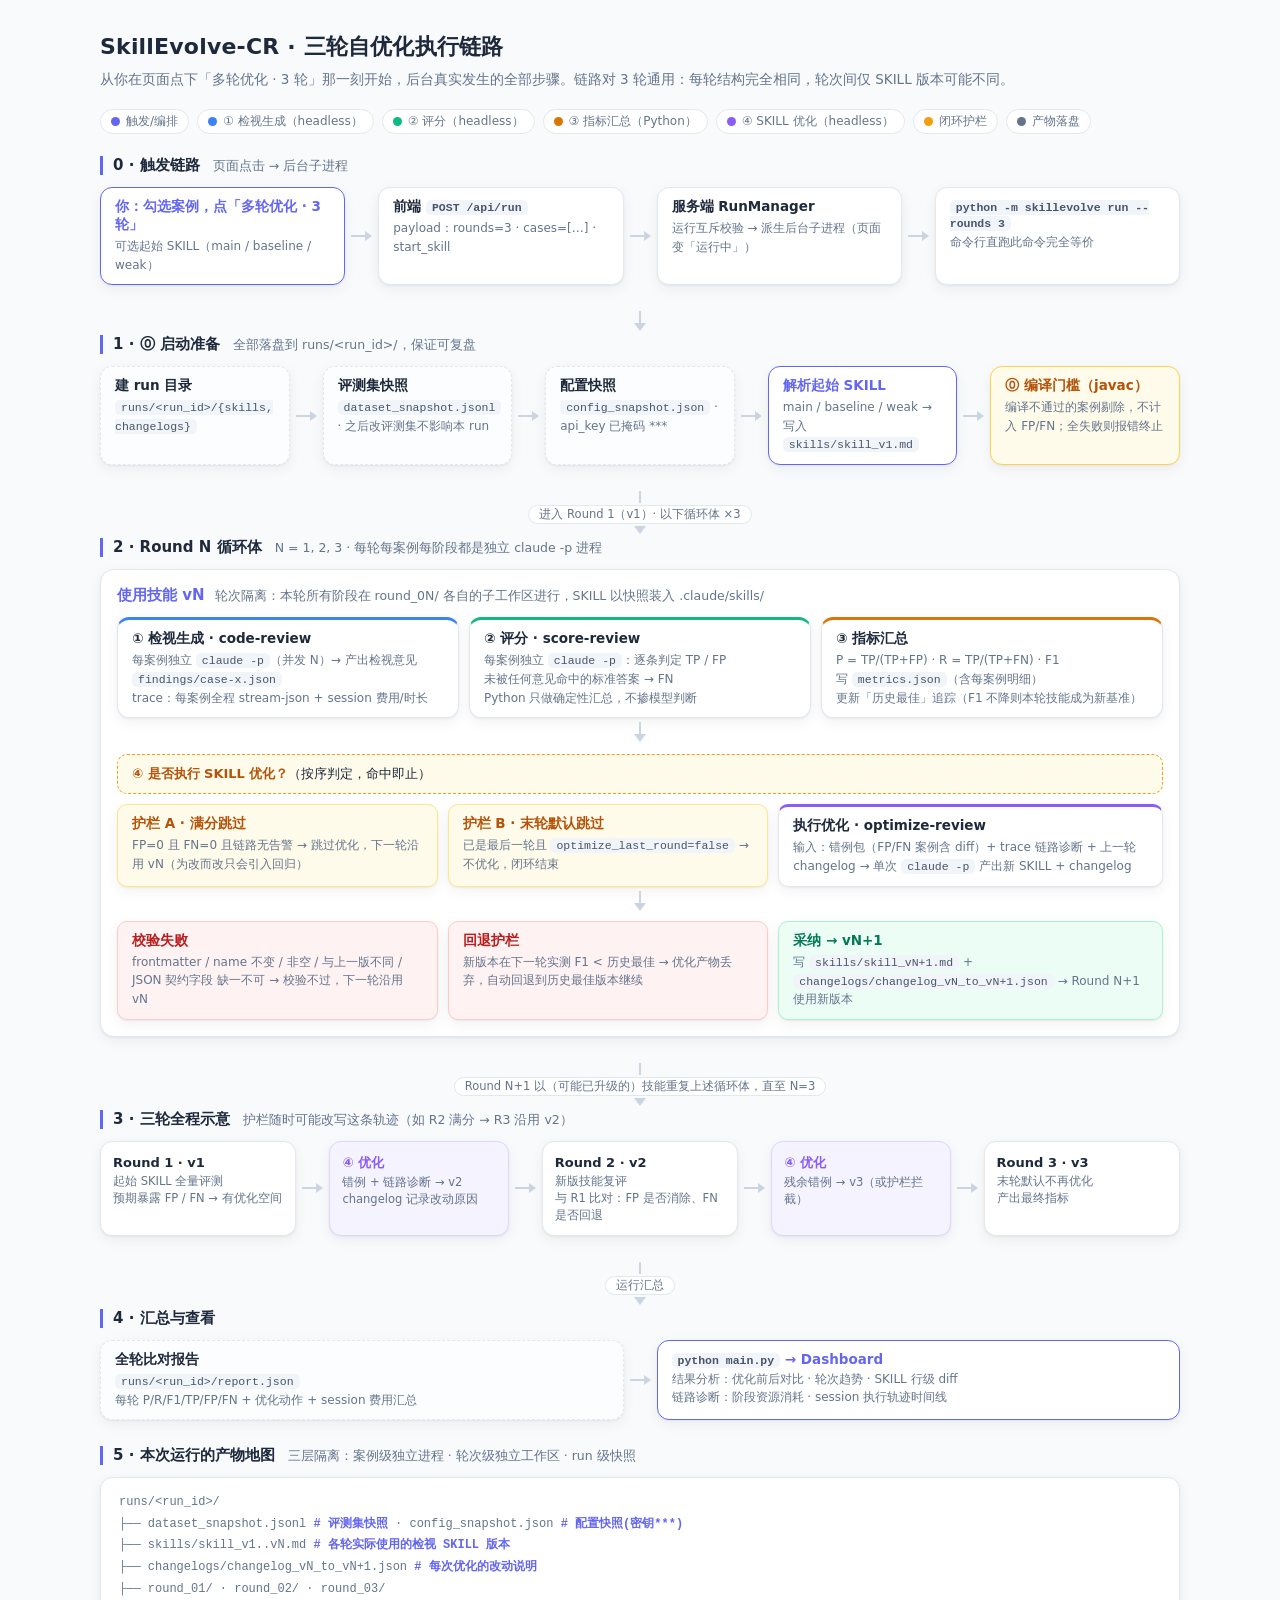
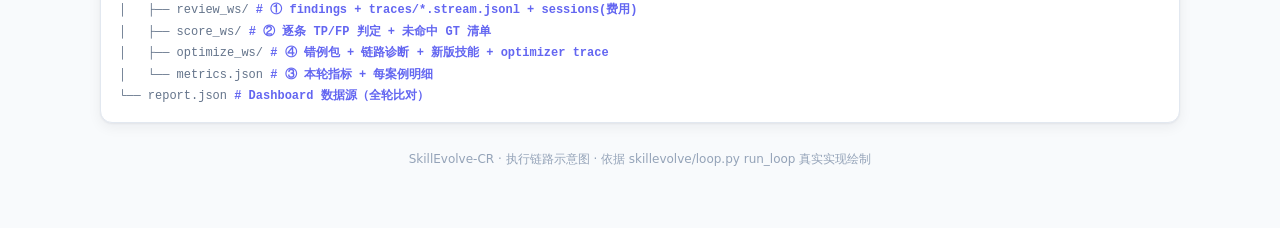
<file: docs/execution-flow.html>
<!DOCTYPE html>
<html lang="zh-CN">
<head>
<meta charset="UTF-8">
<meta name="viewport" content="width=device-width, initial-scale=1">
<title>SkillEvolve-CR · 三轮自优化执行链路</title>
<style>
  :root {
    --brand: #6366f1; --review: #3b82f6; --score: #10b981; --metric: #d97706;
    --opt: #8b5cf6; --guard: #f59e0b; --prod: #64748b;
    --ink: #1e293b; --sub: #64748b; --line: #e2e8f0; --bg: #f8fafc;
    --sh: 0 1px 2px rgba(16,24,40,.05), 0 4px 14px rgba(16,24,40,.06);
  }
  * { box-sizing: border-box; margin: 0; padding: 0; }
  body { font-family: "Inter","PingFang SC","Microsoft YaHei",system-ui,sans-serif; background: var(--bg); color: var(--ink); padding: 32px 20px 60px; }
  .wrap { max-width: 1080px; margin: 0 auto; }
  h1 { font-size: 22px; letter-spacing: .2px; }
  .subhead { color: var(--sub); font-size: 13.5px; margin: 6px 0 18px; line-height: 1.7; }
  .legend { display: flex; gap: 8px; flex-wrap: wrap; margin-bottom: 22px; }
  .lg { display: inline-flex; align-items: center; gap: 6px; font-size: 12px; color: var(--sub); background: #fff; border: 1px solid var(--line); border-radius: 999px; padding: 3px 10px; }
  .dot { width: 9px; height: 9px; border-radius: 50%; }
  .sec { margin-bottom: 26px; }
  .sec-title { font-size: 15px; font-weight: 700; margin-bottom: 12px; padding-left: 10px; border-left: 3px solid var(--brand); }
  .sec-title small { color: var(--sub); font-weight: 500; margin-left: 8px; }
  /* 流程节点 */
  .row { display: flex; align-items: stretch; gap: 0; flex-wrap: nowrap; }
  .node { background: #fff; border: 1.5px solid var(--line); border-radius: 12px; padding: 10px 14px; box-shadow: var(--sh); flex: 1; min-width: 0; }
  .node b { display: block; font-size: 13.5px; margin-bottom: 3px; }
  .node small { color: var(--sub); font-size: 12px; line-height: 1.55; display: block; }
  .node .code { font-family: ui-monospace,Consolas,monospace; font-size: 11.5px; background: #f1f5f9; border-radius: 5px; padding: 1px 6px; color: #475569; }
  .node.c-trigger { border-color: var(--brand); }
  .node.c-trigger b { color: var(--brand); }
  .node.c-review { border-top: 3px solid var(--review); }
  .node.c-score { border-top: 3px solid var(--score); }
  .node.c-metric { border-top: 3px solid var(--metric); }
  .node.c-opt { border-top: 3px solid var(--opt); }
  .node.c-guard { border-color: #fcd34d; background: #fffbeb; }
  .node.c-guard b { color: #b45309; }
  .node.c-prod { border-style: dashed; background: #fcfdfe; }
  .arr { display: flex; align-items: center; padding: 0 6px; color: #94a3b8; font-size: 16px; flex: none; }
  .arr::before { content: ""; width: 14px; height: 2px; background: #cbd5e1; }
  .arr::after { content: ""; border: 5px solid transparent; border-left: 7px solid #cbd5e1; border-right: 0; }
  /* 往下箭头 */
  .down { display: flex; flex-direction: column; align-items: center; color: #94a3b8; margin: 4px 0; }
  .down::before { content: ""; width: 2px; height: 12px; background: #cbd5e1; }
  .down::after { content: ""; border: 6px solid transparent; border-top: 8px solid #cbd5e1; border-bottom: 0; }
  .down span { font-size: 11.5px; color: var(--sub); background: #fff; border: 1px solid var(--line); border-radius: 999px; padding: 1px 10px; margin: 2px 0; }
  /* Round 大卡 */
  .round-card { background: #fff; border: 1.5px solid var(--line); border-radius: 14px; box-shadow: var(--sh); padding: 16px; }
  .round-head { display: flex; align-items: baseline; gap: 10px; flex-wrap: wrap; margin-bottom: 12px; }
  .round-head b { font-size: 15px; color: var(--brand); }
  .round-head small { color: var(--sub); font-size: 12.5px; }
  .stage3 { display: grid; grid-template-columns: 1fr 1fr 1fr; gap: 10px; }
  .stage3 .node { min-height: 96px; }
  /* 决策与护栏 */
  .decision { margin-top: 12px; padding: 10px 14px; border-radius: 10px; background: #fffbeb; border: 1.5px dashed #f59e0b; font-size: 13px; }
  .decision b { color: #b45309; }
  .branch3 { display: grid; grid-template-columns: 1fr 1fr 1.2fr; gap: 10px; margin-top: 10px; }
  .branch3 .node { border-radius: 10px; }
  .b-bad { border-color: #fecaca; background: #fef2f2; } .b-bad b { color: #b91c1c; }
  .b-ok { border-color: #a7f3d0; background: #ecfdf5; } .b-ok b { color: #047857; }
  .b-warn { border-color: #fde68a; background: #fffbeb; } .b-warn b { color: #b45309; }
  /* 时间线 */
  .tl3 { display: flex; align-items: stretch; gap: 0; }
  .tl3 .r { flex: 1; background: #fff; border: 1.5px solid var(--line); border-radius: 12px; padding: 10px 12px; box-shadow: var(--sh); }
  .tl3 .r b { font-size: 13px; } .tl3 .r small { display:block; color: var(--sub); font-size: 11.5px; margin-top: 2px; line-height: 1.5; }
  .tl3 .opt { flex: .9; border-color: #ddd6fe; background: #f5f3ff; }
  .tl3 .opt b { color: var(--opt); }
  .tree { font-family: ui-monospace,Consolas,monospace; font-size: 12px; color: var(--sub); background: #fff; border: 1px solid var(--line); border-radius: 12px; padding: 14px 18px; line-height: 1.8; box-shadow: var(--sh); }
  .tree .hl { color: var(--brand); font-weight: 700; }
  .foot { text-align: center; color: #94a3b8; font-size: 12px; margin-top: 28px; }
  @media (max-width: 900px) {
    .row, .tl3 { flex-direction: column; }
    .arr { transform: rotate(90deg); justify-content: center; padding: 4px 0; }
    .stage3, .branch3 { grid-template-columns: 1fr; }
  }
</style>
</head>
<body>
<div class="wrap">
  <h1>SkillEvolve-CR · 三轮自优化执行链路</h1>
  <div class="subhead">从你在页面点下「多轮优化 · 3 轮」那一刻开始，后台真实发生的全部步骤。链路对 3 轮通用：每轮结构完全相同，轮次间仅 SKILL 版本可能不同。</div>
  <div class="legend">
    <span class="lg"><i class="dot" style="background:var(--brand)"></i>触发/编排</span>
    <span class="lg"><i class="dot" style="background:var(--review)"></i>① 检视生成（headless）</span>
    <span class="lg"><i class="dot" style="background:var(--score)"></i>② 评分（headless）</span>
    <span class="lg"><i class="dot" style="background:var(--metric)"></i>③ 指标汇总（Python）</span>
    <span class="lg"><i class="dot" style="background:var(--opt)"></i>④ SKILL 优化（headless）</span>
    <span class="lg"><i class="dot" style="background:var(--guard)"></i>闭环护栏</span>
    <span class="lg"><i class="dot" style="background:var(--prod)"></i>产物落盘</span>
  </div>

  <!-- 0 触发 -->
  <div class="sec">
    <div class="sec-title">0 · 触发链路 <small>页面点击 → 后台子进程</small></div>
    <div class="row">
      <div class="node c-trigger"><b>你：勾选案例，点「多轮优化 · 3 轮」</b><small>可选起始 SKILL（main / baseline / weak）</small></div>
      <div class="arr"></div>
      <div class="node"><b>前端 <span class="code">POST /api/run</span></b><small>payload：rounds=3 · cases=[…] · start_skill</small></div>
      <div class="arr"></div>
      <div class="node"><b>服务端 RunManager</b><small>运行互斥校验 → 派生后台子进程（页面变「运行中」）</small></div>
      <div class="arr"></div>
      <div class="node"><b><span class="code">python -m skillevolve run --rounds 3</span></b><small>命令行直跑此命令完全等价</small></div>
    </div>
  </div>
  <div class="down"></div>

  <!-- 1 启动准备 -->
  <div class="sec">
    <div class="sec-title">1 · ⓪ 启动准备 <small>全部落盘到 runs/&lt;run_id&gt;/，保证可复盘</small></div>
    <div class="row">
      <div class="node c-prod"><b>建 run 目录</b><small><span class="code">runs/&lt;run_id&gt;/{skills, changelogs}</span></small></div>
      <div class="arr"></div>
      <div class="node c-prod"><b>评测集快照</b><small><span class="code">dataset_snapshot.jsonl</span> · 之后改评测集不影响本 run</small></div>
      <div class="arr"></div>
      <div class="node c-prod"><b>配置快照</b><small><span class="code">config_snapshot.json</span> · api_key 已掩码 ***</small></div>
      <div class="arr"></div>
      <div class="node c-trigger"><b>解析起始 SKILL</b><small>main / baseline / weak → 写入 <span class="code">skills/skill_v1.md</span></small></div>
      <div class="arr"></div>
      <div class="node c-guard"><b>⓪ 编译门槛（javac）</b><small>编译不通过的案例剔除，不计入 FP/FN；全失败则报错终止</small></div>
    </div>
  </div>
  <div class="down"><span>进入 Round 1（v1）· 以下循环体 ×3</span></div>

  <!-- 2 Round 循环体 -->
  <div class="sec">
    <div class="sec-title">2 · Round N 循环体 <small>N = 1, 2, 3 · 每轮每案例每阶段都是独立 claude -p 进程</small></div>
    <div class="round-card">
      <div class="round-head"><b>使用技能 <span id="rv">vN</span></b><small>轮次隔离：本轮所有阶段在 round_0N/ 各自的子工作区进行，SKILL 以快照装入 .claude/skills/</small></div>
      <div class="stage3">
        <div class="node c-review"><b>① 检视生成 · code-review</b><small>每案例独立 <span class="code">claude -p</span>（并发 N）→ 产出检视意见<br><span class="code">findings/case-x.json</span><br>trace：每案例全程 stream-json + session 费用/时长</small></div>
        <div class="node c-score"><b>② 评分 · score-review</b><small>每案例独立 <span class="code">claude -p</span>：逐条判定 TP / FP<br>未被任何意见命中的标准答案 → FN<br>Python 只做确定性汇总，不掺模型判断</small></div>
        <div class="node c-metric"><b>③ 指标汇总</b><small>P = TP/(TP+FP) · R = TP/(TP+FN) · F1<br>写 <span class="code">metrics.json</span>（含每案例明细）<br>更新「历史最佳」追踪（F1 不降则本轮技能成为新基准）</small></div>
      </div>
      <div class="down"></div>
      <div class="decision"><b>④ 是否执行 SKILL 优化？</b>（按序判定，命中即止）</div>
      <div class="branch3">
        <div class="node b-warn"><b>护栏 A · 满分跳过</b><small>FP=0 且 FN=0 且链路无告警 → 跳过优化，下一轮沿用 vN（为改而改只会引入回归）</small></div>
        <div class="node b-warn"><b>护栏 B · 末轮默认跳过</b><small>已是最后一轮且 <span class="code">optimize_last_round=false</span> → 不优化，闭环结束</small></div>
        <div class="node c-opt" style="border-top:3px solid var(--opt)"><b>执行优化 · optimize-review</b><small>输入：错例包（FP/FN 案例含 diff）+ trace 链路诊断 + 上一轮 changelog → 单次 <span class="code">claude -p</span> 产出新 SKILL + changelog</small></div>
      </div>
      <div class="down"></div>
      <div class="branch3">
        <div class="node b-bad"><b>校验失败</b><small>frontmatter / name 不变 / 非空 / 与上一版不同 / JSON 契约字段 缺一不可 → 校验不过，下一轮沿用 vN</small></div>
        <div class="node b-bad"><b>回退护栏</b><small>新版本在下一轮实测 F1 &lt; 历史最佳 → 优化产物丢弃，自动回退到历史最佳版本继续</small></div>
        <div class="node b-ok"><b>采纳 → vN+1</b><small>写 <span class="code">skills/skill_vN+1.md</span> + <span class="code">changelogs/changelog_vN_to_vN+1.json</span> → Round N+1 使用新版本</small></div>
      </div>
    </div>
  </div>
  <div class="down"><span>Round N+1 以（可能已升级的）技能重复上述循环体，直至 N=3</span></div>

  <!-- 3 三轮时间线 -->
  <div class="sec">
    <div class="sec-title">3 · 三轮全程示意 <small>护栏随时可能改写这条轨迹（如 R2 满分 → R3 沿用 v2）</small></div>
    <div class="tl3">
      <div class="r"><b>Round 1 · v1</b><small>起始 SKILL 全量评测<br>预期暴露 FP / FN → 有优化空间</small></div>
      <div class="arr"></div>
      <div class="r opt"><b>④ 优化</b><small>错例 + 链路诊断 → v2<br>changelog 记录改动原因</small></div>
      <div class="arr"></div>
      <div class="r"><b>Round 2 · v2</b><small>新版技能复评<br>与 R1 比对：FP 是否消除、FN 是否回退</small></div>
      <div class="arr"></div>
      <div class="r opt"><b>④ 优化</b><small>残余错例 → v3（或护栏拦截）</small></div>
      <div class="arr"></div>
      <div class="r"><b>Round 3 · v3</b><small>末轮默认不再优化<br>产出最终指标</small></div>
    </div>
  </div>
  <div class="down"><span>运行汇总</span></div>

  <!-- 4 汇总 -->
  <div class="sec">
    <div class="sec-title">4 · 汇总与查看</div>
    <div class="row">
      <div class="node c-prod"><b>全轮比对报告</b><small><span class="code">runs/&lt;run_id&gt;/report.json</span><br>每轮 P/R/F1/TP/FP/FN + 优化动作 + session 费用汇总</small></div>
      <div class="arr"></div>
      <div class="node c-trigger"><b><span class="code">python main.py</span> → Dashboard</b><small>结果分析：优化前后对比 · 轮次趋势 · SKILL 行级 diff<br>链路诊断：阶段资源消耗 · session 执行轨迹时间线</small></div>
    </div>
  </div>

  <div class="sec">
    <div class="sec-title">5 · 本次运行的产物地图 <small>三层隔离：案例级独立进程 · 轮次级独立工作区 · run 级快照</small></div>
    <div class="tree">
runs/&lt;run_id&gt;/<br>
├── dataset_snapshot.jsonl <span class="hl"># 评测集快照</span> · config_snapshot.json <span class="hl"># 配置快照(密钥***)</span><br>
├── skills/skill_v1..vN.md <span class="hl"># 各轮实际使用的检视 SKILL 版本</span><br>
├── changelogs/changelog_vN_to_vN+1.json <span class="hl"># 每次优化的改动说明</span><br>
├── round_01/ · round_02/ · round_03/<br>
│&nbsp;&nbsp;&nbsp;├── review_ws/ <span class="hl"># ① findings + traces/*.stream.jsonl + sessions(费用)</span><br>
│&nbsp;&nbsp;&nbsp;├── score_ws/ <span class="hl"># ② 逐条 TP/FP 判定 + 未命中 GT 清单</span><br>
│&nbsp;&nbsp;&nbsp;├── optimize_ws/ <span class="hl"># ④ 错例包 + 链路诊断 + 新版技能 + optimizer trace</span><br>
│&nbsp;&nbsp;&nbsp;└── metrics.json <span class="hl"># ③ 本轮指标 + 每案例明细</span><br>
└── report.json <span class="hl"># Dashboard 数据源（全轮比对）</span>
    </div>
  </div>

  <div class="foot">SkillEvolve-CR · 执行链路示意图 · 依据 skillevolve/loop.py run_loop 真实实现绘制</div>
</div>
</body>
</html>
</file>
